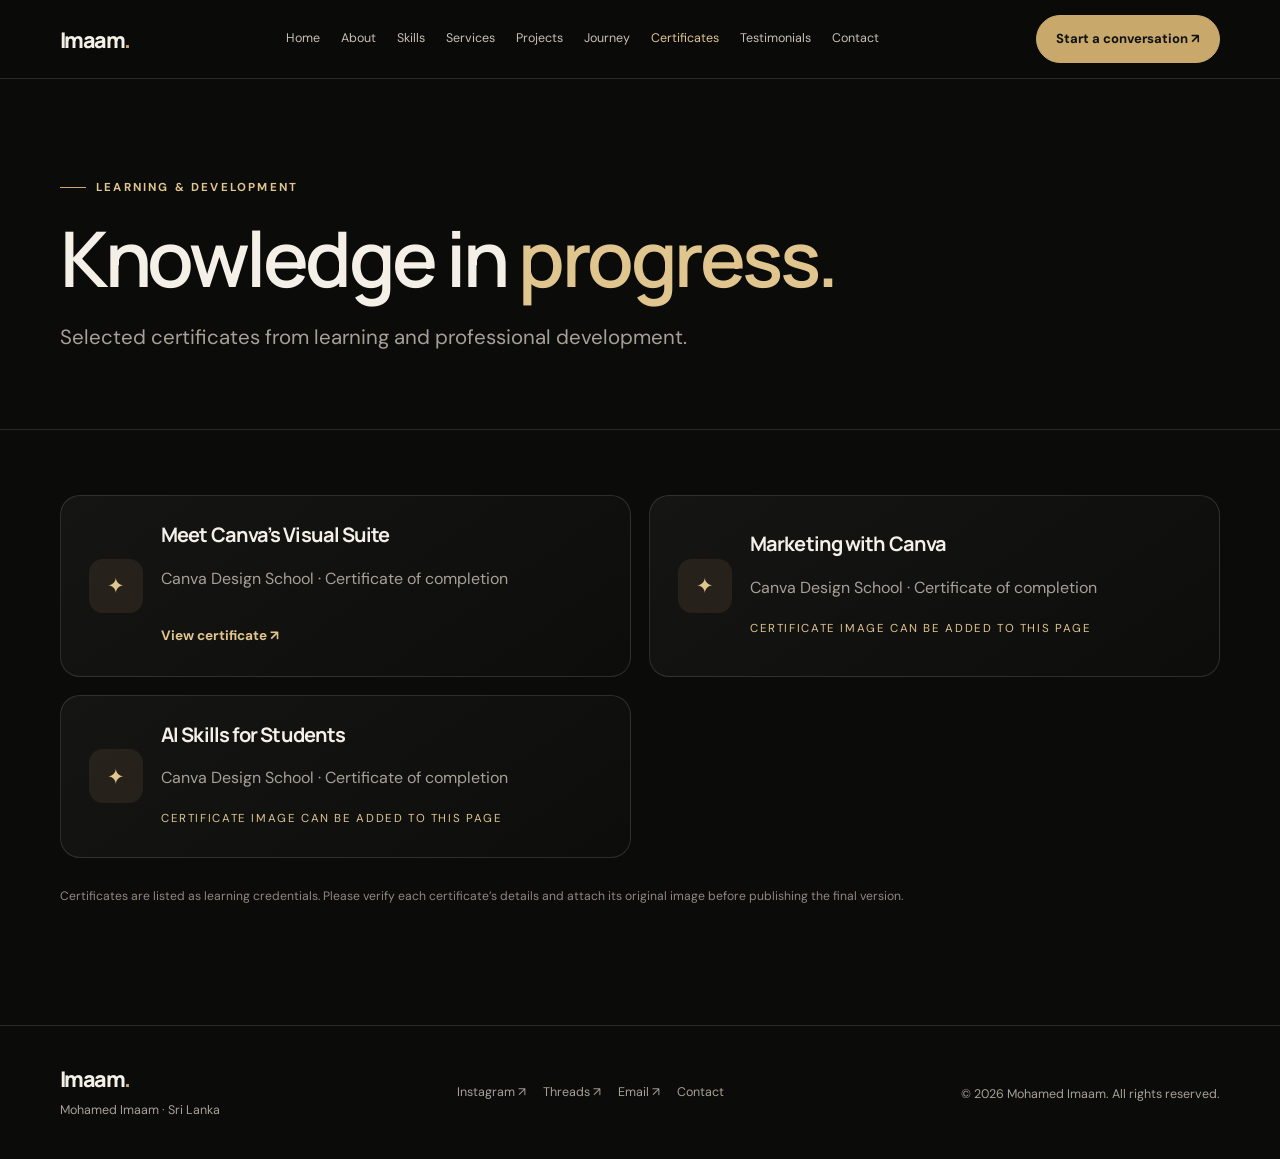
<file: certificates.html>
<!doctype html><html lang="en"><head><meta charset="utf-8"><meta name="viewport" content="width=device-width, initial-scale=1"><meta name="description" content="Canva Design School certificates earned by Mohamed Imaam."><meta name="theme-color" content="#0b0b0a"><title>Certificates | Mohamed Imaam</title><link rel="stylesheet" href="style.css"></head><body><a class="skip" href="#main">Skip to content</a><header class="site-header"><div class="wrap nav"><a class="brand" href="index.html" aria-label="Imaam home">Imaam<span>.</span></a><nav class="navlinks" aria-label="Main navigation"><a href="index.html">Home</a><a href="about.html">About</a><a href="skills.html">Skills</a><a href="services.html">Services</a><a href="projects.html">Projects</a><a href="experience.html">Journey</a><a href="certificates.html" aria-current="page">Certificates</a><a href="testimonials.html">Testimonials</a><a href="contact.html">Contact</a></nav><a class="nav-cta" href="contact.html">Start a conversation ↗</a></div></header><main id="main"><section class="page-hero"><div class="wrap"><span class="eyebrow">Learning & development</span><h1>Knowledge in <span class="gold">progress.</span></h1><p class="lead">Selected certificates from learning and professional development.</p></div></section><section class="page-content"><div class="wrap grid two"><article class="card certificate"><div class="certificate-icon">✦</div><div><h3>Meet Canva’s Visual Suite</h3><p>Canva Design School · Certificate of completion</p><a class="text-link" href="https://portfolio-pi-six-81.vercel.app/cert-visual-suite.webp" target="_blank" rel="noopener">View certificate ↗</a></div></article><article class="card certificate"><div class="certificate-icon">✦</div><div><h3>Marketing with Canva</h3><p>Canva Design School · Certificate of completion</p><p class="smallcaps">Certificate image can be added to this page</p></div></article><article class="card certificate"><div class="certificate-icon">✦</div><div><h3>AI Skills for Students</h3><p>Canva Design School · Certificate of completion</p><p class="smallcaps">Certificate image can be added to this page</p></div></article></div><div class="wrap" style="margin-top:28px"><p class="notice">Certificates are listed as learning credentials. Please verify each certificate’s details and attach its original image before publishing the final version.</p></div></section></main><footer class="footer"><div class="wrap footer-inner"><div><a class="brand" href="index.html">Imaam<span>.</span></a><p>Mohamed Imaam · Sri Lanka</p></div><div class="footer-links"><a href="https://www.instagram.com/imaam_ceo/" target="_blank" rel="noopener">Instagram ↗</a><a href="https://www.threads.net/@imaam_ceo" target="_blank" rel="noopener">Threads ↗</a><a href="mailto:imaammohamed6@gmail.com">Email ↗</a><a href="contact.html">Contact</a></div><p>© 2026 Mohamed Imaam. All rights reserved.</p></div></footer></body></html>
</file>
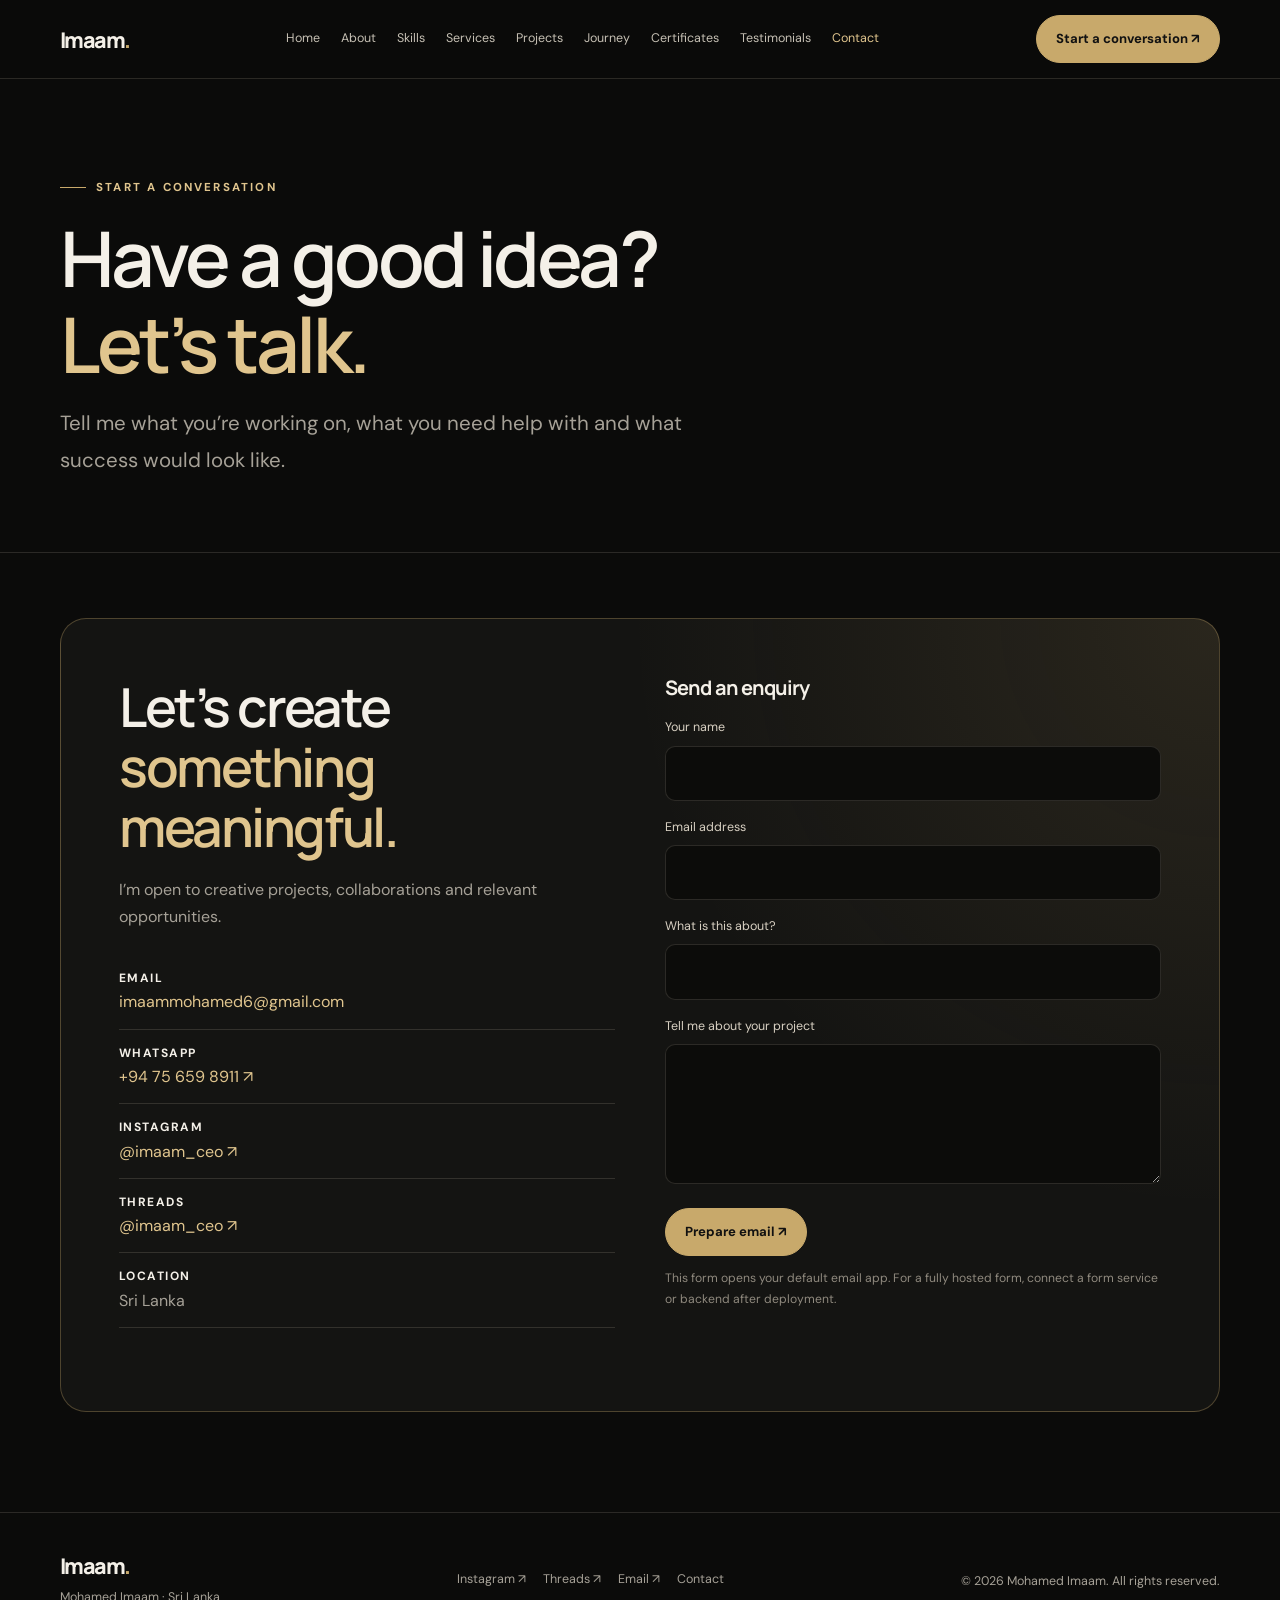
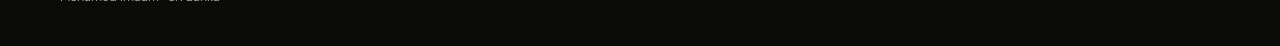
<file: contact.html>
<!doctype html><html lang="en"><head><meta charset="utf-8"><meta name="viewport" content="width=device-width, initial-scale=1"><meta name="description" content="Contact Mohamed Imaam in Sri Lanka for graphic design, branding, website design and development enquiries."><meta name="theme-color" content="#0b0b0a"><title>Contact | Mohamed Imaam</title><link rel="stylesheet" href="style.css"></head><body><a class="skip" href="#main">Skip to content</a><header class="site-header"><div class="wrap nav"><a class="brand" href="index.html" aria-label="Imaam home">Imaam<span>.</span></a><nav class="navlinks" aria-label="Main navigation"><a href="index.html">Home</a><a href="about.html">About</a><a href="skills.html">Skills</a><a href="services.html">Services</a><a href="projects.html">Projects</a><a href="experience.html">Journey</a><a href="certificates.html">Certificates</a><a href="testimonials.html">Testimonials</a><a href="contact.html" aria-current="page">Contact</a></nav><a class="nav-cta" href="contact.html">Start a conversation ↗</a></div></header><main id="main"><section class="page-hero"><div class="wrap"><span class="eyebrow">Start a conversation</span><h1>Have a good idea?<br><span class="gold">Let’s talk.</span></h1><p class="lead">Tell me what you’re working on, what you need help with and what success would look like.</p></div></section><section class="page-content"><div class="wrap contact-panel"><div class="contact-grid"><div><h2>Let’s create<br><span class="gold">something meaningful.</span></h2><p>I’m open to creative projects, collaborations and relevant opportunities.</p><ul class="contact-list"><li><strong>Email</strong><a href="mailto:imaammohamed6@gmail.com">imaammohamed6@gmail.com</a></li><li><strong>WhatsApp</strong><a href="https://wa.me/94756598911" target="_blank" rel="noopener">+94 75 659 8911 ↗</a></li><li><strong>Instagram</strong><a href="https://www.instagram.com/imaam_ceo/" target="_blank" rel="noopener">@imaam_ceo ↗</a></li><li><strong>Threads</strong><a href="https://www.threads.net/@imaam_ceo" target="_blank" rel="noopener">@imaam_ceo ↗</a></li><li><strong>Location</strong>Sri Lanka</li></ul></div><div><h3>Send an enquiry</h3><form action="mailto:imaammohamed6@gmail.com" method="post" enctype="text/plain"><div class="form-row"><label for="name">Your name</label><input id="name" name="Name" autocomplete="name" required></div><div class="form-row"><label for="email">Email address</label><input id="email" name="Email" type="email" autocomplete="email" required></div><div class="form-row"><label for="subject">What is this about?</label><input id="subject" name="Subject" required></div><div class="form-row"><label for="message">Tell me about your project</label><textarea id="message" name="Message" required></textarea></div><button class="button" type="submit">Prepare email ↗</button><p class="notice">This form opens your default email app. For a fully hosted form, connect a form service or backend after deployment.</p></form></div></div></div></section></main><footer class="footer"><div class="wrap footer-inner"><div><a class="brand" href="index.html">Imaam<span>.</span></a><p>Mohamed Imaam · Sri Lanka</p></div><div class="footer-links"><a href="https://www.instagram.com/imaam_ceo/" target="_blank" rel="noopener">Instagram ↗</a><a href="https://www.threads.net/@imaam_ceo" target="_blank" rel="noopener">Threads ↗</a><a href="mailto:imaammohamed6@gmail.com">Email ↗</a><a href="contact.html">Contact</a></div><p>© 2026 Mohamed Imaam. All rights reserved.</p></div></footer></body></html>
</file>
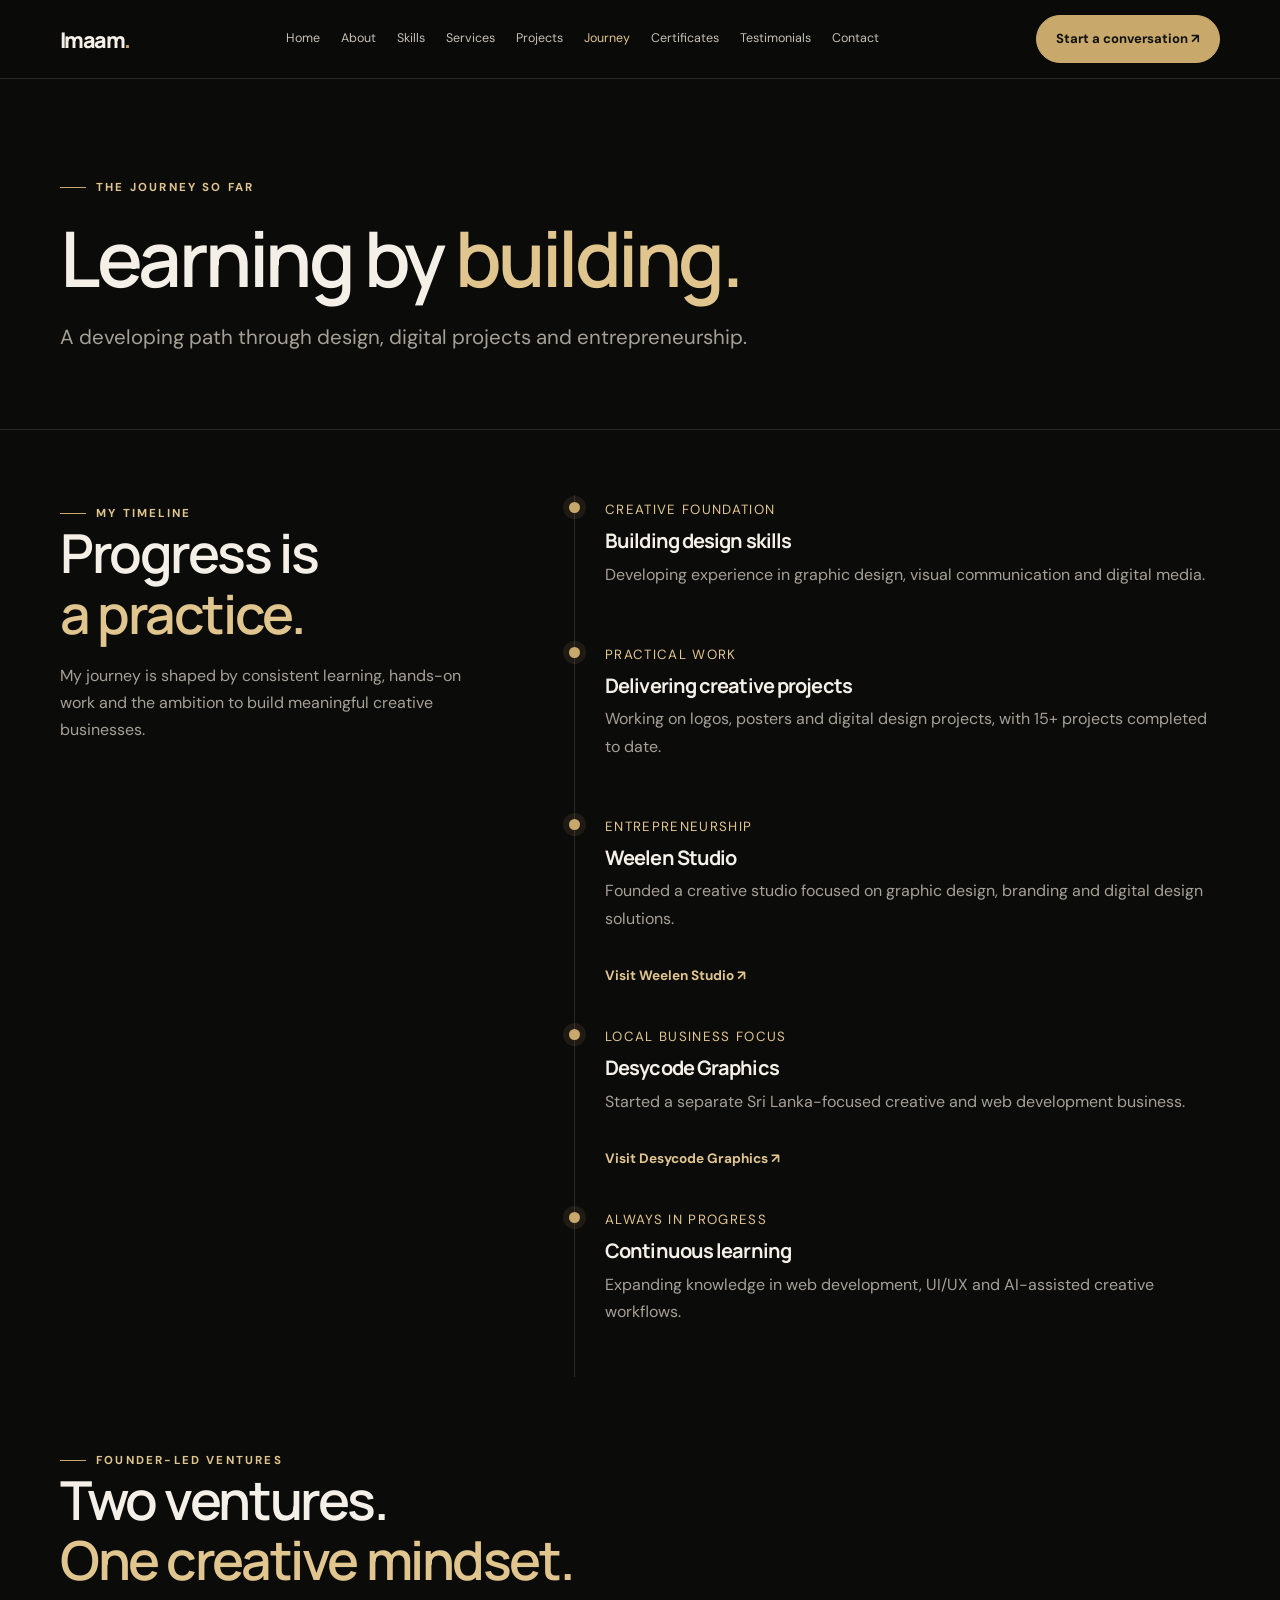
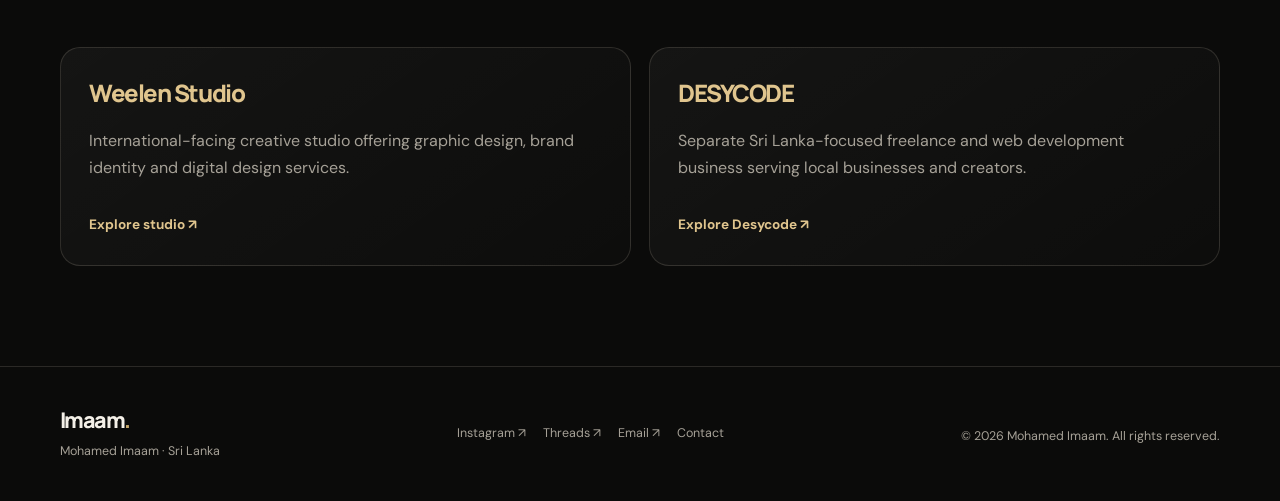
<file: experience.html>
<!doctype html><html lang="en"><head><meta charset="utf-8"><meta name="viewport" content="width=device-width, initial-scale=1"><meta name="description" content="The creative journey and entrepreneurial work of Mohamed Imaam, founder of Weelen Studio and Desycode Graphics."><meta name="theme-color" content="#0b0b0a"><title>Experience & Journey | Mohamed Imaam</title><link rel="stylesheet" href="style.css"></head><body><a class="skip" href="#main">Skip to content</a><header class="site-header"><div class="wrap nav"><a class="brand" href="index.html" aria-label="Imaam home">Imaam<span>.</span></a><nav class="navlinks" aria-label="Main navigation"><a href="index.html">Home</a><a href="about.html">About</a><a href="skills.html">Skills</a><a href="services.html">Services</a><a href="projects.html">Projects</a><a href="experience.html" aria-current="page">Journey</a><a href="certificates.html">Certificates</a><a href="testimonials.html">Testimonials</a><a href="contact.html">Contact</a></nav><a class="nav-cta" href="contact.html">Start a conversation ↗</a></div></header><main id="main"><section class="page-hero"><div class="wrap"><span class="eyebrow">The journey so far</span><h1>Learning by <span class="gold">building.</span></h1><p class="lead">A developing path through design, digital projects and entrepreneurship.</p></div></section><section class="page-content"><div class="wrap split"><div><span class="eyebrow">My timeline</span><h2>Progress is<br><span class="gold">a practice.</span></h2><p>My journey is shaped by consistent learning, hands-on work and the ambition to build meaningful creative businesses.</p></div><div class="timeline"><div class="timeline-item"><small>Creative foundation</small><h3>Building design skills</h3><p>Developing experience in graphic design, visual communication and digital media.</p></div><div class="timeline-item"><small>Practical work</small><h3>Delivering creative projects</h3><p>Working on logos, posters and digital design projects, with 15+ projects completed to date.</p></div><div class="timeline-item"><small>Entrepreneurship</small><h3>Weelen Studio</h3><p>Founded a creative studio focused on graphic design, branding and digital design solutions.</p><a class="text-link" href="https://weelenstudio.vercel.app/" target="_blank" rel="noopener">Visit Weelen Studio ↗</a></div><div class="timeline-item"><small>Local business focus</small><h3>Desycode Graphics</h3><p>Started a separate Sri Lanka-focused creative and web development business.</p><a class="text-link" href="https://desycode.vercel.app/" target="_blank" rel="noopener">Visit Desycode Graphics ↗</a></div><div class="timeline-item"><small>Always in progress</small><h3>Continuous learning</h3><p>Expanding knowledge in web development, UI/UX and AI-assisted creative workflows.</p></div></div></div><div class="wrap" style="margin-top:65px"><div class="section-head"><div><span class="eyebrow">Founder-led ventures</span><h2>Two ventures.<br><span class="gold">One creative mindset.</span></h2></div></div><div class="grid two"><article class="card"><div class="business-mark">Weelen Studio</div><p>International-facing creative studio offering graphic design, brand identity and digital design services.</p><a class="text-link" href="https://weelenstudio.vercel.app/" target="_blank" rel="noopener">Explore studio ↗</a></article><article class="card"><div class="business-mark">DESYCODE</div><p>Separate Sri Lanka-focused freelance and web development business serving local businesses and creators.</p><a class="text-link" href="https://desycode.vercel.app/" target="_blank" rel="noopener">Explore Desycode ↗</a></article></div></div></section></main><footer class="footer"><div class="wrap footer-inner"><div><a class="brand" href="index.html">Imaam<span>.</span></a><p>Mohamed Imaam · Sri Lanka</p></div><div class="footer-links"><a href="https://www.instagram.com/imaam_ceo/" target="_blank" rel="noopener">Instagram ↗</a><a href="https://www.threads.net/@imaam_ceo" target="_blank" rel="noopener">Threads ↗</a><a href="mailto:imaammohamed6@gmail.com">Email ↗</a><a href="contact.html">Contact</a></div><p>© 2026 Mohamed Imaam. All rights reserved.</p></div></footer></body></html>
</file>
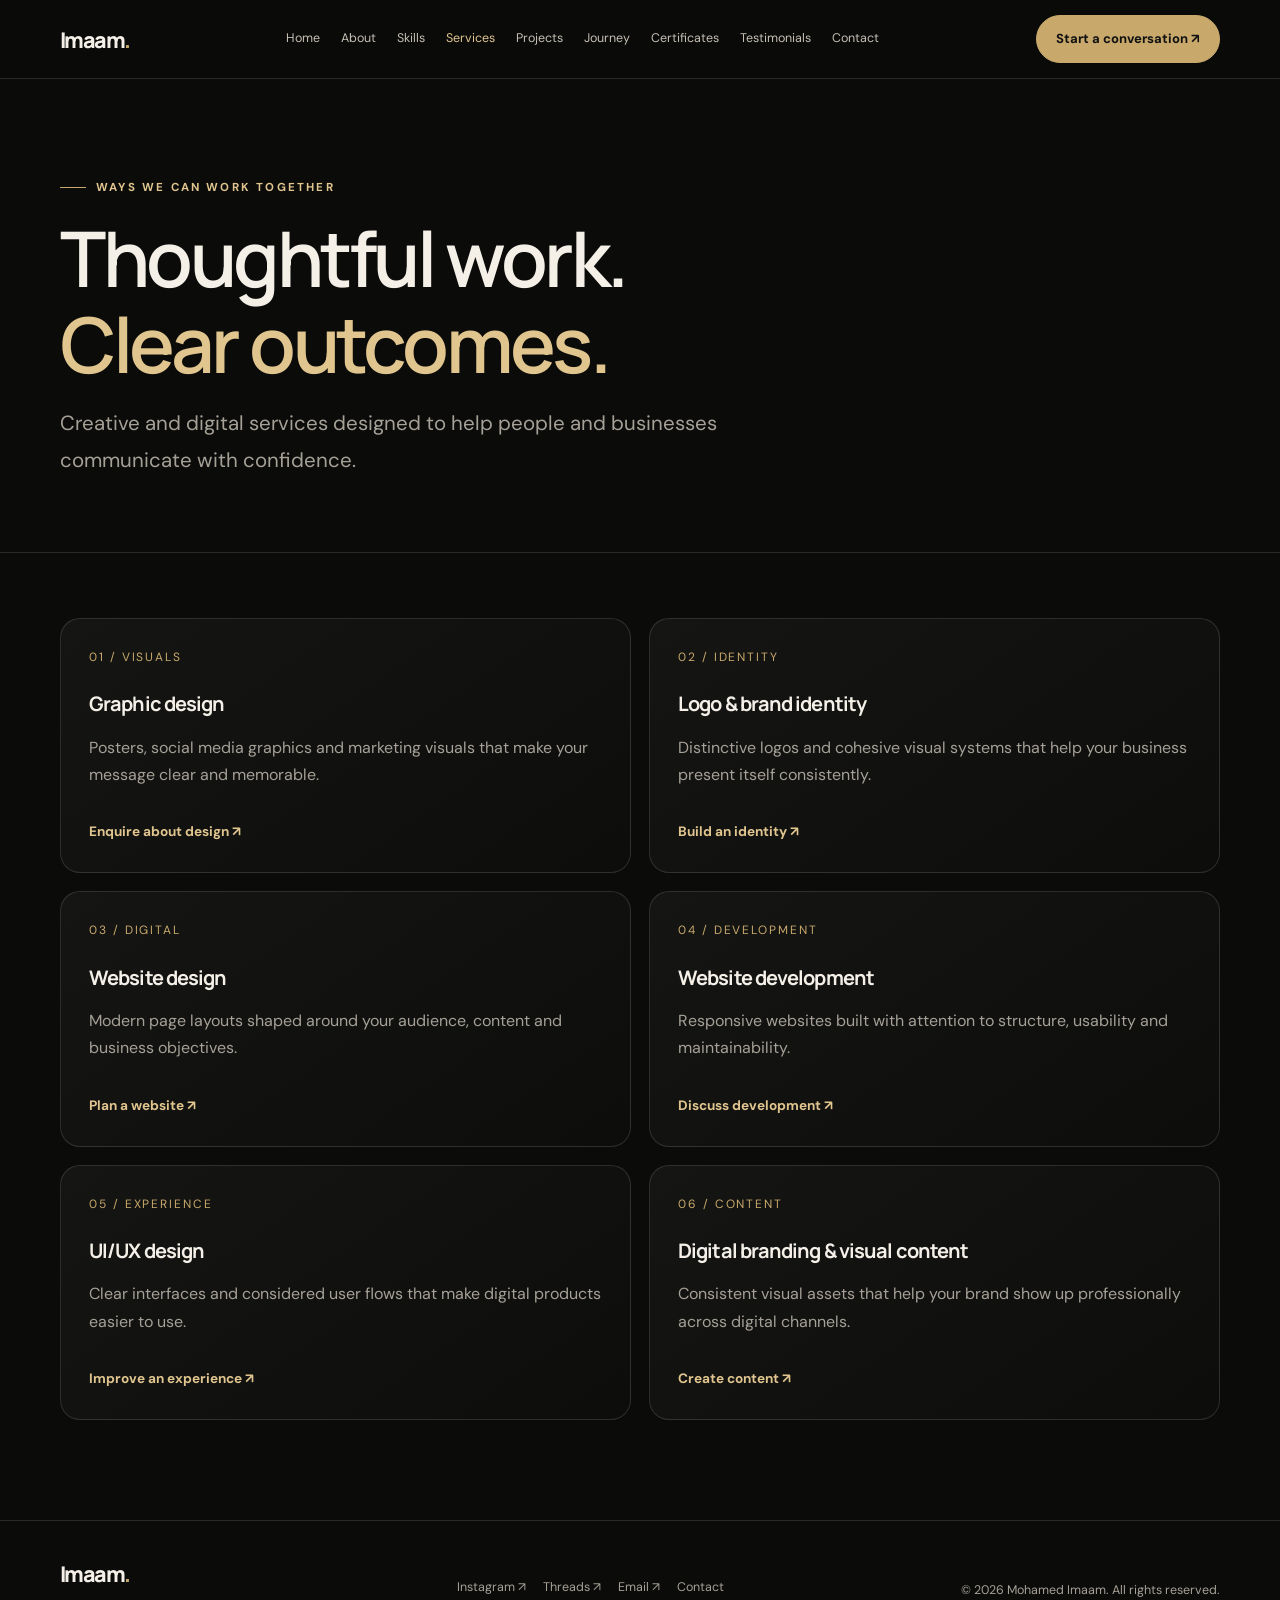
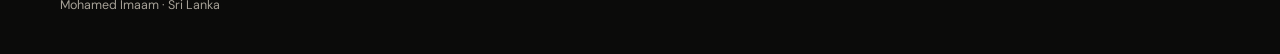
<file: services.html>
<!doctype html><html lang="en"><head><meta charset="utf-8"><meta name="viewport" content="width=device-width, initial-scale=1"><meta name="description" content="Graphic design, brand identity, website design, web development and digital visual services by Mohamed Imaam."><meta name="theme-color" content="#0b0b0a"><title>Services | Mohamed Imaam</title><link rel="stylesheet" href="style.css"></head><body><a class="skip" href="#main">Skip to content</a><header class="site-header"><div class="wrap nav"><a class="brand" href="index.html" aria-label="Imaam home">Imaam<span>.</span></a><nav class="navlinks" aria-label="Main navigation"><a href="index.html">Home</a><a href="about.html">About</a><a href="skills.html">Skills</a><a href="services.html" aria-current="page">Services</a><a href="projects.html">Projects</a><a href="experience.html">Journey</a><a href="certificates.html">Certificates</a><a href="testimonials.html">Testimonials</a><a href="contact.html">Contact</a></nav><a class="nav-cta" href="contact.html">Start a conversation ↗</a></div></header><main id="main"><section class="page-hero"><div class="wrap"><span class="eyebrow">Ways we can work together</span><h1>Thoughtful work.<br><span class="gold">Clear outcomes.</span></h1><p class="lead">Creative and digital services designed to help people and businesses communicate with confidence.</p></div></section><section class="page-content"><div class="wrap grid two"><article class="card"><div class="card-number">01 / VISUALS</div><h3>Graphic design</h3><p>Posters, social media graphics and marketing visuals that make your message clear and memorable.</p><a class="text-link" href="contact.html">Enquire about design ↗</a></article><article class="card"><div class="card-number">02 / IDENTITY</div><h3>Logo & brand identity</h3><p>Distinctive logos and cohesive visual systems that help your business present itself consistently.</p><a class="text-link" href="contact.html">Build an identity ↗</a></article><article class="card"><div class="card-number">03 / DIGITAL</div><h3>Website design</h3><p>Modern page layouts shaped around your audience, content and business objectives.</p><a class="text-link" href="contact.html">Plan a website ↗</a></article><article class="card"><div class="card-number">04 / DEVELOPMENT</div><h3>Website development</h3><p>Responsive websites built with attention to structure, usability and maintainability.</p><a class="text-link" href="contact.html">Discuss development ↗</a></article><article class="card"><div class="card-number">05 / EXPERIENCE</div><h3>UI/UX design</h3><p>Clear interfaces and considered user flows that make digital products easier to use.</p><a class="text-link" href="contact.html">Improve an experience ↗</a></article><article class="card"><div class="card-number">06 / CONTENT</div><h3>Digital branding & visual content</h3><p>Consistent visual assets that help your brand show up professionally across digital channels.</p><a class="text-link" href="contact.html">Create content ↗</a></article></div></section></main><footer class="footer"><div class="wrap footer-inner"><div><a class="brand" href="index.html">Imaam<span>.</span></a><p>Mohamed Imaam · Sri Lanka</p></div><div class="footer-links"><a href="https://www.instagram.com/imaam_ceo/" target="_blank" rel="noopener">Instagram ↗</a><a href="https://www.threads.net/@imaam_ceo" target="_blank" rel="noopener">Threads ↗</a><a href="mailto:imaammohamed6@gmail.com">Email ↗</a><a href="contact.html">Contact</a></div><p>© 2026 Mohamed Imaam. All rights reserved.</p></div></footer></body></html>
</file>
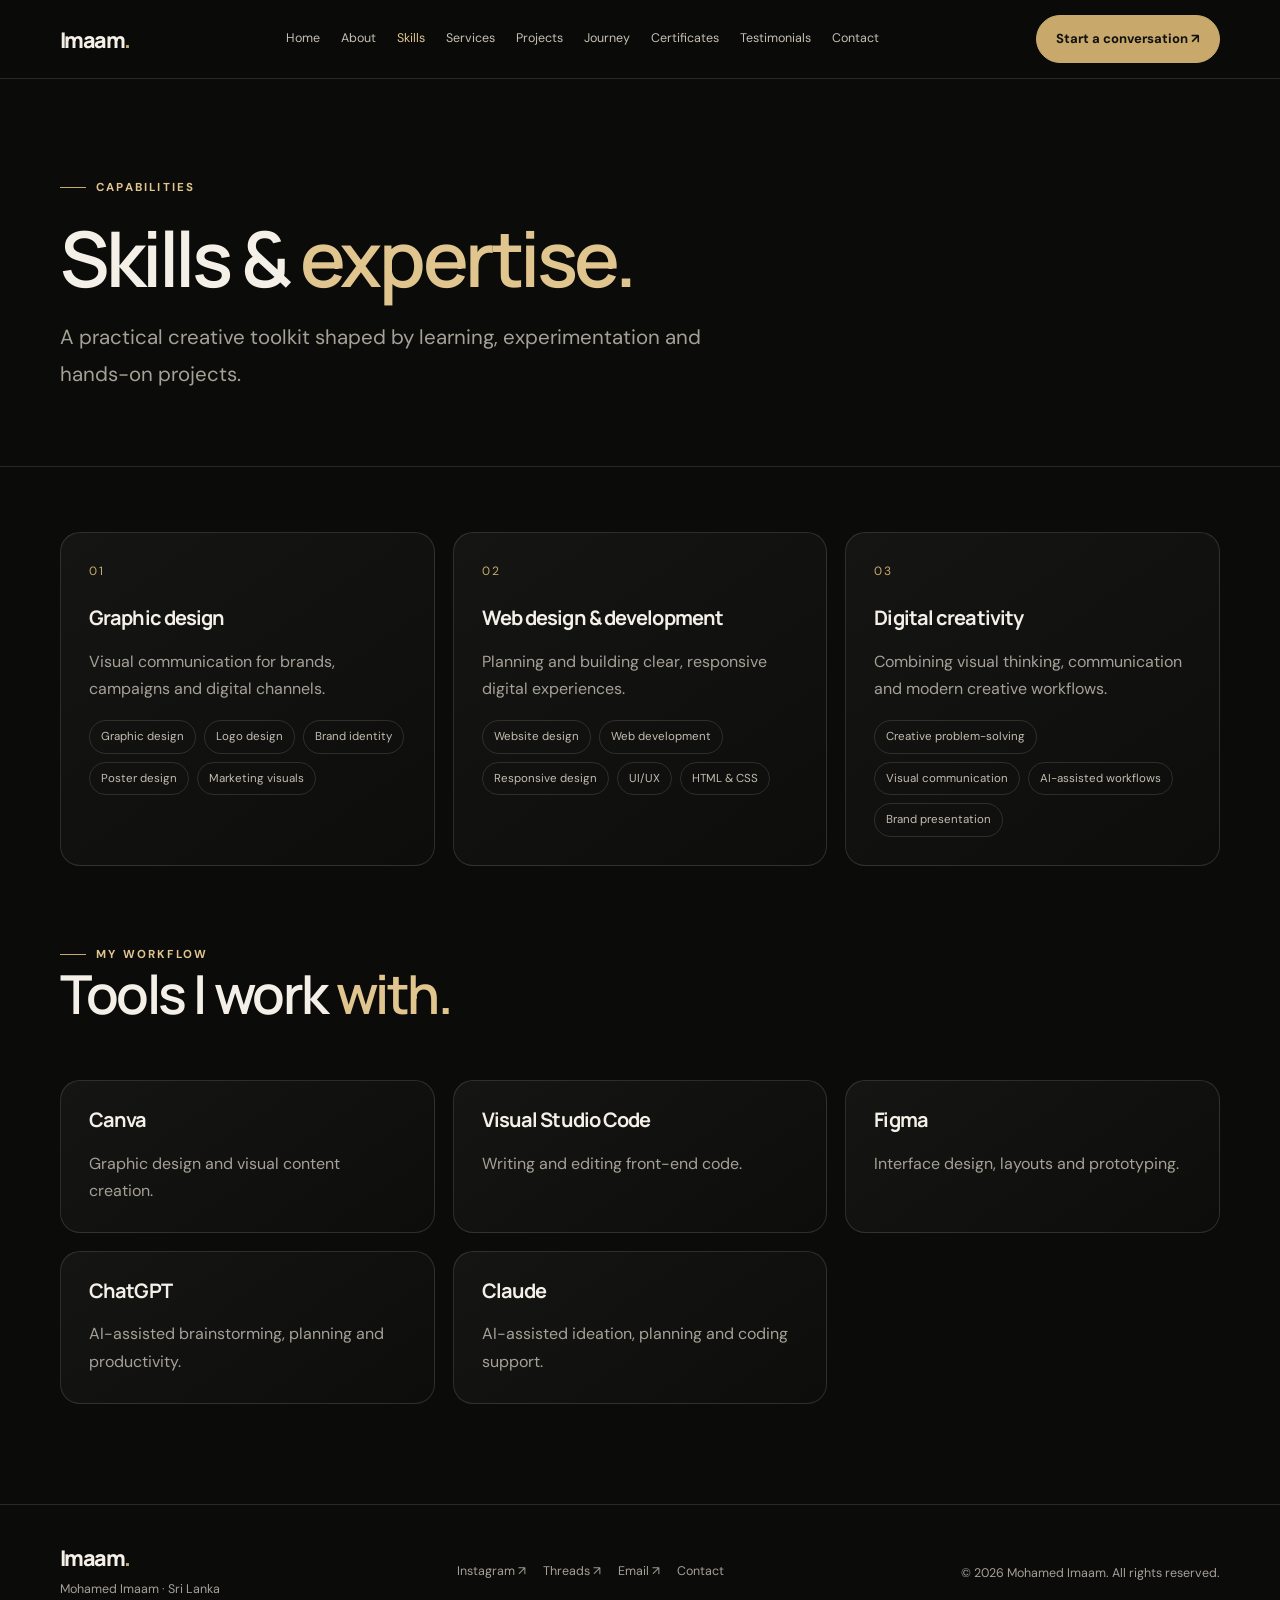
<file: skills.html>
<!doctype html><html lang="en"><head><meta charset="utf-8"><meta name="viewport" content="width=device-width, initial-scale=1"><meta name="description" content="Explore Mohamed Imaam’s skills in graphic design, branding, web design, development and digital creativity."><meta name="theme-color" content="#0b0b0a"><title>Skills & Tools | Mohamed Imaam</title><link rel="stylesheet" href="style.css"></head><body><a class="skip" href="#main">Skip to content</a><header class="site-header"><div class="wrap nav"><a class="brand" href="index.html" aria-label="Imaam home">Imaam<span>.</span></a><nav class="navlinks" aria-label="Main navigation"><a href="index.html">Home</a><a href="about.html">About</a><a href="skills.html" aria-current="page">Skills</a><a href="services.html">Services</a><a href="projects.html">Projects</a><a href="experience.html">Journey</a><a href="certificates.html">Certificates</a><a href="testimonials.html">Testimonials</a><a href="contact.html">Contact</a></nav><a class="nav-cta" href="contact.html">Start a conversation ↗</a></div></header><main id="main"><section class="page-hero"><div class="wrap"><span class="eyebrow">Capabilities</span><h1>Skills & <span class="gold">expertise.</span></h1><p class="lead">A practical creative toolkit shaped by learning, experimentation and hands-on projects.</p></div></section><section class="page-content"><div class="wrap grid three"><article class="card"><div class="card-number">01</div><h3>Graphic design</h3><p>Visual communication for brands, campaigns and digital channels.</p><div class="tag-row"><span class="tag">Graphic design</span><span class="tag">Logo design</span><span class="tag">Brand identity</span><span class="tag">Poster design</span><span class="tag">Marketing visuals</span></div></article><article class="card"><div class="card-number">02</div><h3>Web design & development</h3><p>Planning and building clear, responsive digital experiences.</p><div class="tag-row"><span class="tag">Website design</span><span class="tag">Web development</span><span class="tag">Responsive design</span><span class="tag">UI/UX</span><span class="tag">HTML & CSS</span></div></article><article class="card"><div class="card-number">03</div><h3>Digital creativity</h3><p>Combining visual thinking, communication and modern creative workflows.</p><div class="tag-row"><span class="tag">Creative problem-solving</span><span class="tag">Visual communication</span><span class="tag">AI-assisted workflows</span><span class="tag">Brand presentation</span></div></article></div><div class="wrap" style="margin-top:70px"><div class="section-head"><div><span class="eyebrow">My workflow</span><h2>Tools I work <span class="gold">with.</span></h2></div></div><div class="grid three"><article class="card"><h3>Canva</h3><p>Graphic design and visual content creation.</p></article><article class="card"><h3>Visual Studio Code</h3><p>Writing and editing front-end code.</p></article><article class="card"><h3>Figma</h3><p>Interface design, layouts and prototyping.</p></article><article class="card"><h3>ChatGPT</h3><p>AI-assisted brainstorming, planning and productivity.</p></article><article class="card"><h3>Claude</h3><p>AI-assisted ideation, planning and coding support.</p></article></div></div></section></main><footer class="footer"><div class="wrap footer-inner"><div><a class="brand" href="index.html">Imaam<span>.</span></a><p>Mohamed Imaam · Sri Lanka</p></div><div class="footer-links"><a href="https://www.instagram.com/imaam_ceo/" target="_blank" rel="noopener">Instagram ↗</a><a href="https://www.threads.net/@imaam_ceo" target="_blank" rel="noopener">Threads ↗</a><a href="mailto:imaammohamed6@gmail.com">Email ↗</a><a href="contact.html">Contact</a></div><p>© 2026 Mohamed Imaam. All rights reserved.</p></div></footer></body></html>
</file>
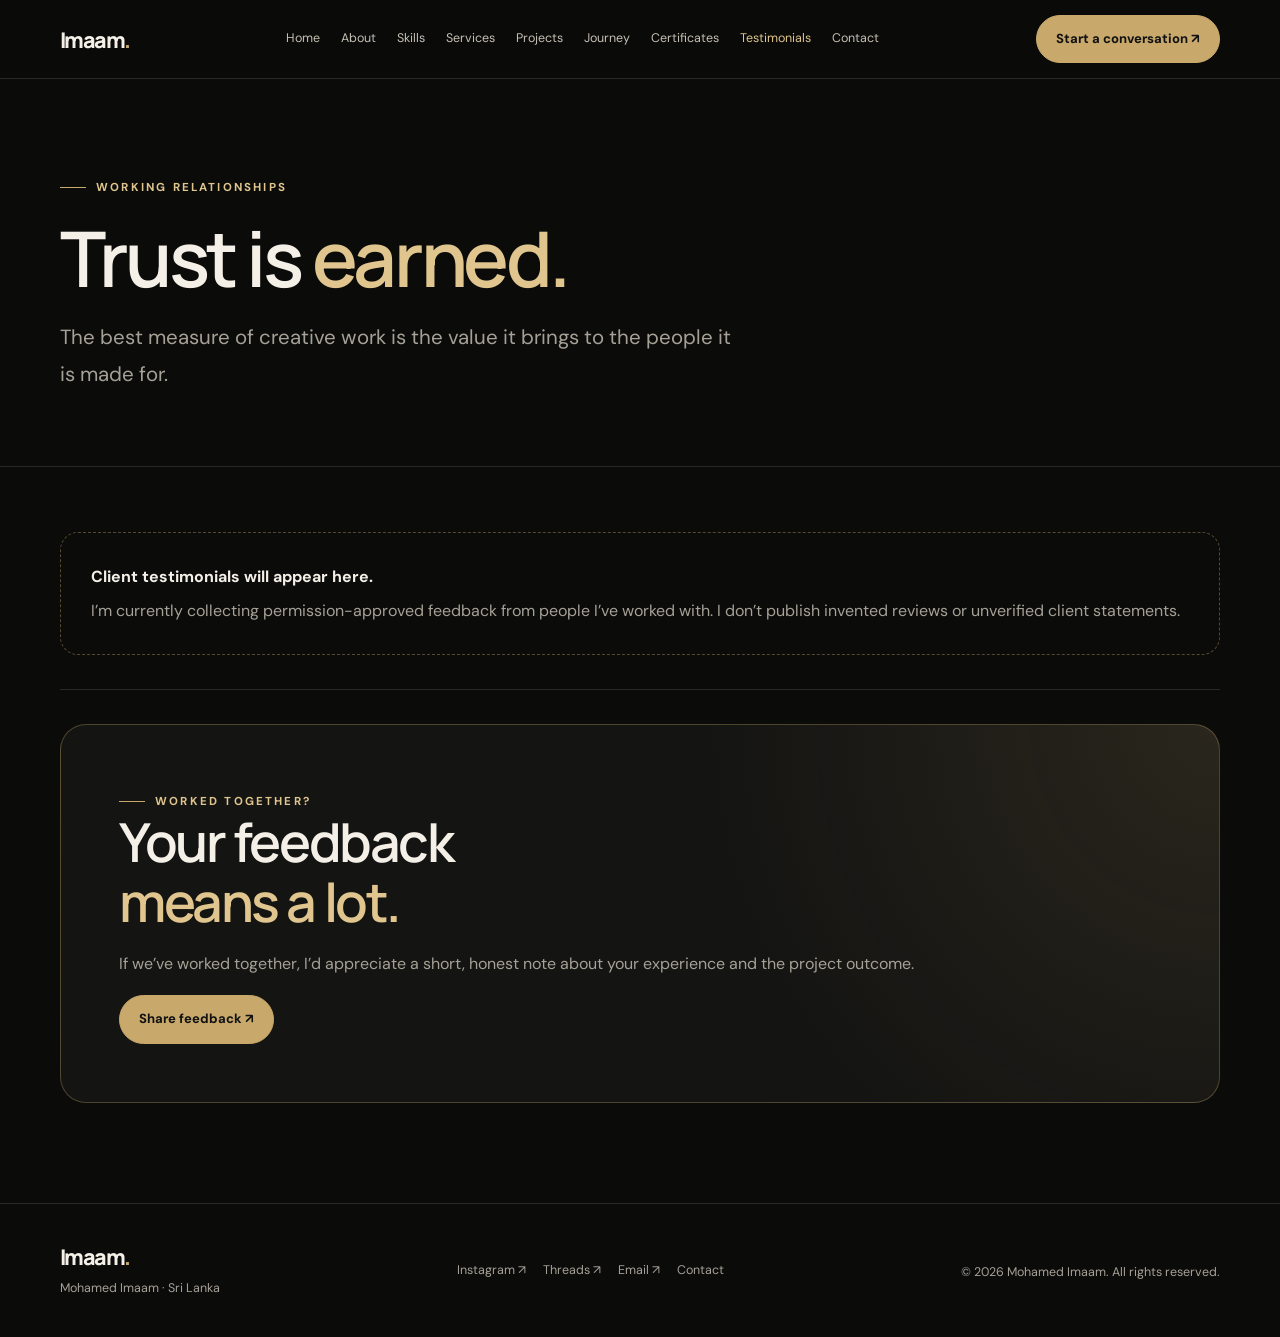
<file: testimonials.html>
<!doctype html><html lang="en"><head><meta charset="utf-8"><meta name="viewport" content="width=device-width, initial-scale=1"><meta name="description" content="Client feedback and recommendations for Mohamed Imaam’s creative and digital work."><meta name="theme-color" content="#0b0b0a"><title>Testimonials | Mohamed Imaam</title><link rel="stylesheet" href="style.css"></head><body><a class="skip" href="#main">Skip to content</a><header class="site-header"><div class="wrap nav"><a class="brand" href="index.html" aria-label="Imaam home">Imaam<span>.</span></a><nav class="navlinks" aria-label="Main navigation"><a href="index.html">Home</a><a href="about.html">About</a><a href="skills.html">Skills</a><a href="services.html">Services</a><a href="projects.html">Projects</a><a href="experience.html">Journey</a><a href="certificates.html">Certificates</a><a href="testimonials.html" aria-current="page">Testimonials</a><a href="contact.html">Contact</a></nav><a class="nav-cta" href="contact.html">Start a conversation ↗</a></div></header><main id="main"><section class="page-hero"><div class="wrap"><span class="eyebrow">Working relationships</span><h1>Trust is <span class="gold">earned.</span></h1><p class="lead">The best measure of creative work is the value it brings to the people it is made for.</p></div></section><section class="page-content"><div class="wrap"><div class="empty-state"><strong>Client testimonials will appear here.</strong>I’m currently collecting permission-approved feedback from people I’ve worked with. I don’t publish invented reviews or unverified client statements.</div><div class="rule"></div><div class="contact-panel"><span class="eyebrow">Worked together?</span><h2>Your feedback<br><span class="gold">means a lot.</span></h2><p>If we’ve worked together, I’d appreciate a short, honest note about your experience and the project outcome.</p><a class="button" href="contact.html">Share feedback ↗</a></div></div></section></main><footer class="footer"><div class="wrap footer-inner"><div><a class="brand" href="index.html">Imaam<span>.</span></a><p>Mohamed Imaam · Sri Lanka</p></div><div class="footer-links"><a href="https://www.instagram.com/imaam_ceo/" target="_blank" rel="noopener">Instagram ↗</a><a href="https://www.threads.net/@imaam_ceo" target="_blank" rel="noopener">Threads ↗</a><a href="mailto:imaammohamed6@gmail.com">Email ↗</a><a href="contact.html">Contact</a></div><p>© 2026 Mohamed Imaam. All rights reserved.</p></div></footer></body></html>
</file>
<file: style.css>
/* Mohamed Imaam — premium multi-page portfolio | one shared stylesheet */
@import url('https://fonts.googleapis.com/css2?family=DM+Sans:wght@400;500;600;700&family=Manrope:wght@400;500;600;700;800&display=swap');
:root{--bg:#0b0b0a;--panel:#141412;--panel2:#1b1a17;--ink:#f4f0e8;--muted:#a6a197;--gold:#c8a96b;--gold2:#e0c58e;--line:rgba(236,224,201,.14);--max:1160px;--radius:20px;--shadow:0 24px 70px rgba(0,0,0,.28)}
*{box-sizing:border-box}html{scroll-behavior:smooth;scroll-padding-top:90px}body{margin:0;background:var(--bg);color:var(--ink);font-family:'DM Sans',sans-serif;line-height:1.7;-webkit-font-smoothing:antialiased}a{color:inherit;text-decoration:none}img{display:block;max-width:100%}button,input,textarea{font:inherit}.wrap{width:min(var(--max),calc(100% - 48px));margin-inline:auto}.skip{position:absolute;left:-999px;top:8px;background:var(--gold);color:#111;padding:10px 14px;z-index:99}.skip:focus{left:12px}.site-header{position:sticky;top:0;z-index:50;background:rgba(11,11,10,.88);backdrop-filter:blur(18px);border-bottom:1px solid var(--line)}.nav{min-height:78px;display:flex;align-items:center;justify-content:space-between;gap:24px}.brand{font:800 1.35rem Manrope,sans-serif;letter-spacing:-.07em}.brand span{color:var(--gold)}.navlinks{display:flex;align-items:center;gap:21px;flex-wrap:wrap}.navlinks a{font-size:.78rem;color:#c6c0b4;transition:color .2s}.navlinks a:hover,.navlinks a[aria-current=page]{color:var(--gold2)}.nav-cta,.button{display:inline-flex;align-items:center;justify-content:center;gap:10px;padding:12px 19px;border:1px solid var(--gold);border-radius:999px;color:#111;background:var(--gold);font-size:.82rem;font-weight:700;transition:transform .2s,background .2s,border .2s}.nav-cta:hover,.button:hover{transform:translateY(-2px);background:var(--gold2);border-color:var(--gold2)}.button.secondary{background:transparent;color:var(--ink);border-color:var(--line)}.button.secondary:hover{border-color:var(--gold);color:var(--gold2)}.eyebrow{display:inline-flex;align-items:center;gap:10px;color:var(--gold2);font-size:.72rem;letter-spacing:.19em;text-transform:uppercase;font-weight:700}.eyebrow:before{content:'';width:26px;height:1px;background:var(--gold)}h1,h2,h3,h4{font-family:Manrope,sans-serif;line-height:1.12;letter-spacing:-.045em;margin:0 0 18px}h1{font-size:clamp(3rem,7vw,6.2rem);font-weight:600}h2{font-size:clamp(2rem,4.2vw,3.6rem);font-weight:600}h3{font-size:1.25rem;font-weight:700}p{margin:0 0 18px;color:var(--muted)}.gold{color:var(--gold2)}.lead{font-size:clamp(1.05rem,1.7vw,1.28rem);max-width:690px;line-height:1.8}.section{padding:104px 0}.section.compact{padding:70px 0}.section-head{display:flex;justify-content:space-between;align-items:end;gap:28px;margin-bottom:38px}.section-head p{max-width:420px;margin:0}.hero{padding:92px 0 82px;min-height:640px;display:flex;align-items:center;position:relative;overflow:hidden}.hero:after{content:'';position:absolute;width:540px;height:540px;border:1px solid rgba(200,169,107,.15);border-radius:50%;right:-170px;top:30px;box-shadow:0 0 0 65px rgba(200,169,107,.025),0 0 0 130px rgba(200,169,107,.018);pointer-events:none}.hero-grid{display:grid;grid-template-columns:1.15fr .85fr;align-items:center;gap:56px;position:relative;z-index:1}.hero h1{max-width:760px;margin:20px 0}.hero h1 em{font-style:normal;color:var(--gold2)}.hero-actions{display:flex;gap:12px;flex-wrap:wrap;margin:30px 0 32px}.hero-note{font-size:.83rem;color:#8f897e}.portrait-frame{position:relative;max-width:390px;margin-left:auto}.portrait-frame:before{content:'';position:absolute;inset:18px -18px -18px 18px;border:1px solid rgba(200,169,107,.55);border-radius:220px 220px 18px 18px}.portrait{position:relative;width:100%;aspect-ratio:4/5;object-fit:cover;object-position:center 24%;border-radius:220px 220px 16px 16px;filter:saturate(.78)}.portrait-caption{position:absolute;bottom:18px;left:-35px;padding:14px 18px;background:#171612;border:1px solid var(--line);border-radius:12px;box-shadow:var(--shadow)}.portrait-caption strong{display:block;font:700 .9rem Manrope}.portrait-caption small{color:var(--muted)}.stats{display:grid;grid-template-columns:repeat(3,1fr);border-block:1px solid var(--line)}.stat{padding:25px 20px;border-right:1px solid var(--line)}.stat:last-child{border:0}.stat strong{display:block;font:700 2rem Manrope;color:var(--gold2)}.stat span{font-size:.78rem;color:var(--muted);letter-spacing:.04em}.grid{display:grid;gap:18px}.grid.three{grid-template-columns:repeat(3,1fr)}.grid.two{grid-template-columns:repeat(2,1fr)}.card{background:linear-gradient(145deg,rgba(255,255,255,.045),rgba(255,255,255,.012));border:1px solid var(--line);border-radius:var(--radius);padding:28px;transition:transform .25s,border-color .25s,background .25s}.card:hover{transform:translateY(-5px);border-color:rgba(200,169,107,.5);background:linear-gradient(145deg,rgba(200,169,107,.08),rgba(255,255,255,.015))}.card p:last-child{margin-bottom:0}.card-number{color:var(--gold);font-size:.75rem;letter-spacing:.16em;margin-bottom:26px}.tag-row{display:flex;gap:8px;flex-wrap:wrap;margin-top:18px}.tag{border:1px solid var(--line);border-radius:999px;padding:6px 11px;color:#c4bdb0;font-size:.72rem}.project-card{overflow:hidden;padding:0}.project-image{width:100%;aspect-ratio:16/10;object-fit:cover;background:#222}.project-body{padding:25px}.project-meta{display:flex;justify-content:space-between;gap:12px;color:var(--gold2);font-size:.72rem;text-transform:uppercase;letter-spacing:.12em;margin-bottom:12px}.text-link{display:inline-flex;gap:8px;align-items:center;color:var(--gold2);font-size:.85rem;font-weight:700;margin-top:14px}.text-link:hover{color:#fff}.split{display:grid;grid-template-columns:.8fr 1.2fr;gap:70px;align-items:start}.quote{font:500 clamp(1.5rem,3vw,2.3rem)/1.45 Manrope;color:var(--ink);letter-spacing:-.04em;border-left:2px solid var(--gold);padding-left:25px}.timeline{border-left:1px solid var(--line);margin-left:8px}.timeline-item{position:relative;padding:0 0 34px 30px}.timeline-item:before{content:'';position:absolute;left:-6px;top:7px;width:11px;height:11px;border-radius:50%;background:var(--gold);box-shadow:0 0 0 6px rgba(200,169,107,.1)}.timeline-item small{color:var(--gold2);letter-spacing:.1em;text-transform:uppercase}.timeline-item h3{margin:8px 0}.business-mark{font:800 1.5rem Manrope;letter-spacing:-.06em;color:var(--gold2);margin-bottom:18px}.certificate{display:flex;gap:18px;align-items:center}.certificate-icon{flex:0 0 54px;height:54px;border-radius:14px;background:rgba(200,169,107,.1);display:grid;place-items:center;color:var(--gold2);font-size:1.3rem}.page-hero{padding:90px 0 55px;border-bottom:1px solid var(--line)}.page-hero h1{font-size:clamp(2.8rem,6vw,5rem);margin:18px 0}.page-content{padding:65px 0 100px}.contact-panel{padding:clamp(28px,5vw,58px);border:1px solid rgba(200,169,107,.32);border-radius:26px;background:radial-gradient(circle at 100% 0,rgba(200,169,107,.12),transparent 42%),var(--panel)}.contact-grid{display:grid;grid-template-columns:1fr 1fr;gap:50px}.contact-list{list-style:none;padding:0;margin:25px 0}.contact-list li{padding:13px 0;border-bottom:1px solid var(--line);color:var(--muted)}.contact-list strong{display:block;color:var(--ink);font-size:.75rem;text-transform:uppercase;letter-spacing:.12em}.contact-list a{color:var(--gold2)}.form-row{margin-bottom:16px}.form-row label{display:block;font-size:.78rem;color:#d8d0c2;margin-bottom:7px}.form-row input,.form-row textarea{width:100%;background:#0c0c0a;border:1px solid var(--line);border-radius:10px;padding:13px 14px;color:var(--ink);outline:none}.form-row input:focus,.form-row textarea:focus{border-color:var(--gold)}.form-row textarea{min-height:140px;resize:vertical}.notice{font-size:.76rem;color:#8f897e;margin-top:12px}.footer{padding:38px 0;border-top:1px solid var(--line)}.footer-inner{display:flex;justify-content:space-between;align-items:center;gap:20px;flex-wrap:wrap}.footer p{font-size:.78rem;margin:5px 0 0}.footer-links{display:flex;gap:17px;flex-wrap:wrap}.footer-links a{font-size:.78rem;color:var(--muted)}.footer-links a:hover{color:var(--gold2)}.empty-state{border:1px dashed rgba(200,169,107,.4);border-radius:18px;padding:30px;color:var(--muted)}.empty-state strong{display:block;color:var(--ink);margin-bottom:7px}.rule{height:1px;background:var(--line);margin:34px 0}.smallcaps{font-size:.72rem;text-transform:uppercase;letter-spacing:.14em;color:var(--gold2)}
@media(max-width:900px){.nav{align-items:flex-start;padding:18px 0;flex-direction:column}.navlinks{gap:12px 17px}.nav-cta{display:none}.hero-grid,.split,.contact-grid{grid-template-columns:1fr}.hero{padding:70px 0}.portrait-frame{margin:20px auto 0;max-width:330px}.grid.three{grid-template-columns:repeat(2,1fr)}.section{padding:78px 0}.section-head{display:block}.section-head p{margin-top:14px}}
@media(max-width:600px){.wrap{width:min(var(--max),calc(100% - 32px))}.navlinks{gap:8px 13px}.navlinks a{font-size:.72rem}.hero h1{font-size:clamp(2.8rem,15vw,4.5rem)}.grid.three,.grid.two{grid-template-columns:1fr}.stats{grid-template-columns:1fr}.stat{border-right:0;border-bottom:1px solid var(--line);padding:18px 4px}.stat:last-child{border-bottom:0}.section{padding:65px 0}.page-hero{padding:65px 0 40px}.page-content{padding:45px 0 70px}.card{padding:23px}.portrait-caption{left:-8px}.footer-inner{align-items:flex-start;flex-direction:column}}
@media(prefers-reduced-motion:reduce){*,*::before,*::after{scroll-behavior:auto!important;transition:none!important}}
</file>
